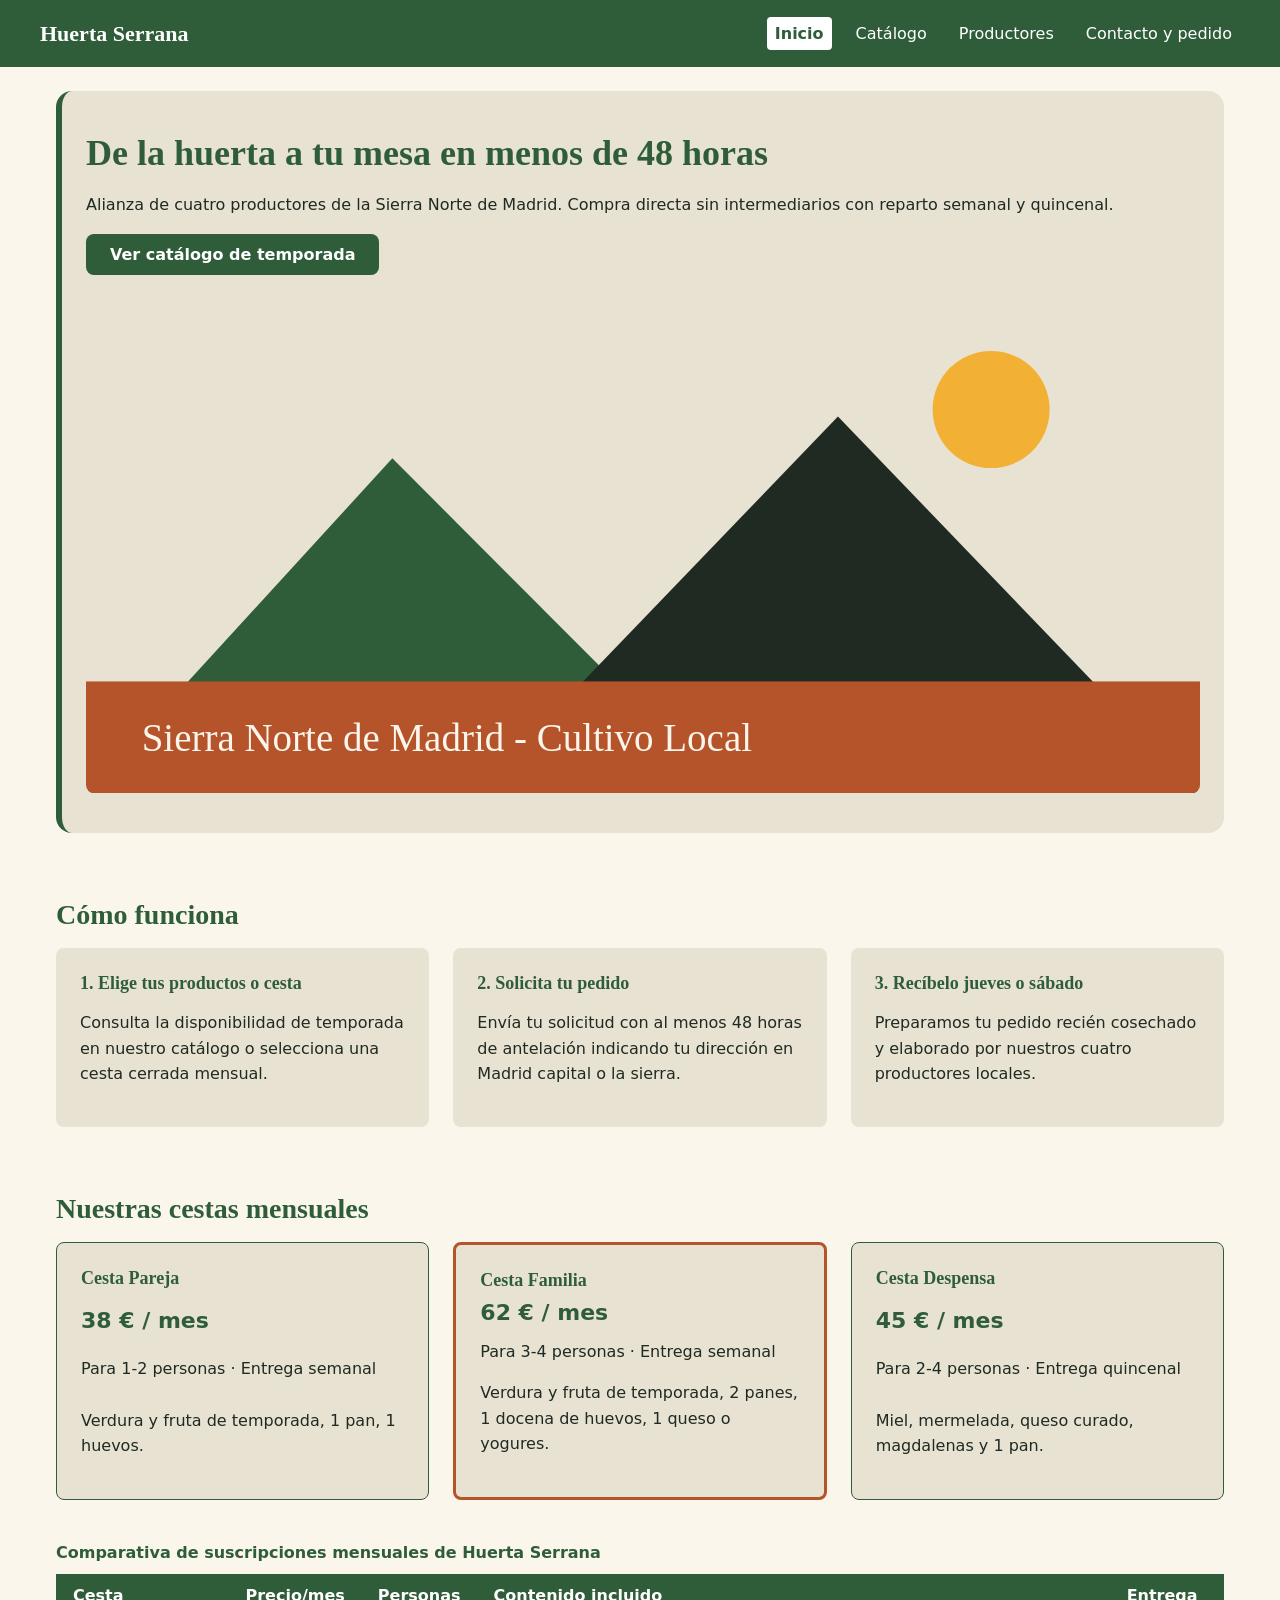
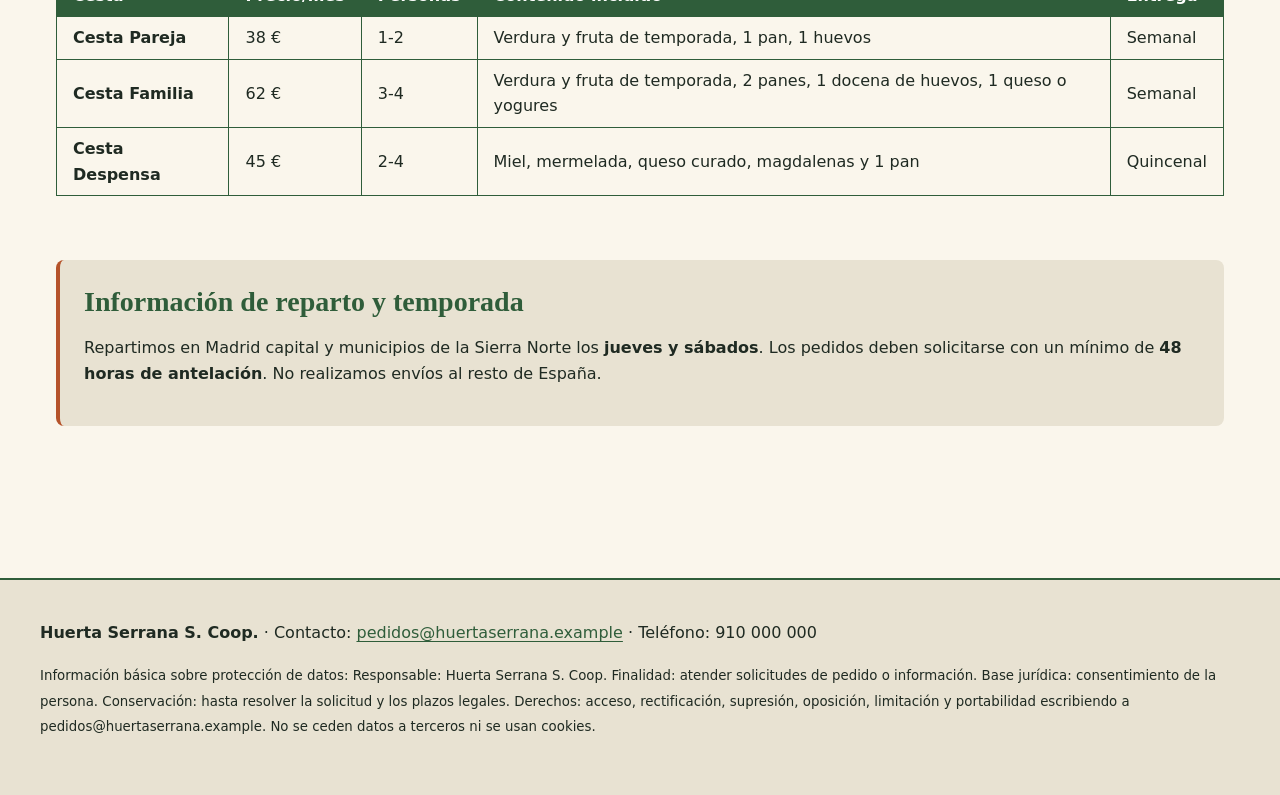
<file: index.html>
<!DOCTYPE html>
<html lang="es">
<head>
  <meta charset="UTF-8">
  <meta name="viewport" content="width=device-width, initial-scale=1.0">
  <title>Huerta Serrana | Productos locales de la Sierra Norte de Madrid</title>
  <link rel="stylesheet" href="css/tokens.css">
  <link rel="stylesheet" href="css/base.css">
  <link rel="stylesheet" href="css/layout.css">
  <link rel="stylesheet" href="css/components.css">
</head>
<body>
  <a href="#contenido-principal" class="skip-link">Saltar al contenido</a>

  <header class="cabecera">
    <div class="cabecera__contenedor">
      <a href="index.html" class="cabecera__marca">Huerta Serrana</a>
      <nav class="navegacion" aria-label="Navegación principal">
        <details class="navegacion__menu" open>
          <summary class="navegacion__boton">Menú</summary>
          <ul class="navegacion__lista">
            <li><a href="index.html" aria-current="page">Inicio</a></li>
            <li><a href="catalogo.html">Catálogo</a></li>
            <li><a href="productores.html">Productores</a></li>
            <li><a href="contacto.html">Contacto y pedido</a></li>
          </ul>
        </details>
      </nav>
    </div>
  </header>

  <main id="contenido-principal">
    <section class="portada">
      <h1>De la huerta a tu mesa en menos de 48 horas</h1>
      <p>Alianza de cuatro productores de la Sierra Norte de Madrid. Compra directa sin intermediarios con reparto semanal y quincenal.</p>
      <a href="catalogo.html" class="boton boton--primario">Ver catálogo de temporada</a>
      <img src="img/portada-huerta.svg" alt="Paisaje ilustrado de las montañas de la Sierra Norte de Madrid al sol" width="100%" height="360">
    </section>

    <section class="pasos" aria-labelledby="titulo-pasos">
      <h2 id="titulo-pasos">Cómo funciona</h2>
      <ol class="pasos__lista">
        <li class="pasos__item">
          <h3>1. Elige tus productos o cesta</h3>
          <p>Consulta la disponibilidad de temporada en nuestro catálogo o selecciona una cesta cerrada mensual.</p>
        </li>
        <li class="pasos__item">
          <h3>2. Solicita tu pedido</h3>
          <p>Envía tu solicitud con al menos 48 horas de antelación indicando tu dirección en Madrid capital o la sierra.</p>
        </li>
        <li class="pasos__item">
          <h3>3. Recíbelo jueves o sábado</h3>
          <p>Preparamos tu pedido recién cosechado y elaborado por nuestros cuatro productores locales.</p>
        </li>
      </ol>
    </section>

    <section class="cestas" aria-labelledby="titulo-cestas">
      <h2 id="titulo-cestas">Nuestras cestas mensuales</h2>
      
      <div class="rejilla rejilla--3">
        <article class="tarjeta">
          <h3 class="tarjeta__titulo">Cesta Pareja</h3>
          <p class="tarjeta__precio">38 € / mes</p>
          <p>Para 1-2 personas · Entrega semanal</p>
          <p>Verdura y fruta de temporada, 1 pan, 1 huevos.</p>
        </article>

        <article class="tarjeta tarjeta--destacada">
          <h3 class="tarjeta__titulo">Cesta Familia</h3>
          <p class="tarjeta__precio">62 € / mes</p>
          <p>Para 3-4 personas · Entrega semanal</p>
          <p>Verdura y fruta de temporada, 2 panes, 1 docena de huevos, 1 queso o yogures.</p>
        </article>

        <article class="tarjeta">
          <h3 class="tarjeta__titulo">Cesta Despensa</h3>
          <p class="tarjeta__precio">45 € / mes</p>
          <p>Para 2-4 personas · Entrega quincenal</p>
          <p>Miel, mermelada, queso curado, magdalenas y 1 pan.</p>
        </article>
      </div>

      <div class="tabla-contenedor">
        <table class="tabla">
          <caption>Comparativa de suscripciones mensuales de Huerta Serrana</caption>
          <thead>
            <tr>
              <th scope="col">Cesta</th>
              <th scope="col">Precio/mes</th>
              <th scope="col">Personas</th>
              <th scope="col">Contenido incluido</th>
              <th scope="col">Entrega</th>
            </tr>
          </thead>
          <tbody>
            <tr>
              <th scope="row">Cesta Pareja</th>
              <td>38 €</td>
              <td>1-2</td>
              <td>Verdura y fruta de temporada, 1 pan, 1 huevos</td>
              <td>Semanal</td>
            </tr>
            <tr>
              <th scope="row">Cesta Familia</th>
              <td>62 €</td>
              <td>3-4</td>
              <td>Verdura y fruta de temporada, 2 panes, 1 docena de huevos, 1 queso o yogures</td>
              <td>Semanal</td>
            </tr>
            <tr>
              <th scope="row">Cesta Despensa</th>
              <td>45 €</td>
              <td>2-4</td>
              <td>Miel, mermelada, queso curado, magdalenas y 1 pan</td>
              <td>Quincenal</td>
            </tr>
          </tbody>
        </table>
      </div>
    </section>

    <section class="aviso" aria-labelledby="titulo-aviso">
      <h2 id="titulo-aviso">Información de reparto y temporada</h2>
      <p>Repartimos en Madrid capital y municipios de la Sierra Norte los <strong>jueves y sábados</strong>. Los pedidos deben solicitarse con un mínimo de <strong>48 horas de antelación</strong>. No realizamos envíos al resto de España.</p>
    </section>
  </main>

  <footer class="pie">
    <div class="pie__contenedor">
      <p><strong>Huerta Serrana S. Coop.</strong> · Contacto: <a href="mailto:pedidos@huertaserrana.example">pedidos@huertaserrana.example</a> · Teléfono: 910 000 000</p>
      <p><small>Información básica sobre protección de datos: Responsable: Huerta Serrana S. Coop. Finalidad: atender solicitudes de pedido o información. Base jurídica: consentimiento de la persona. Conservación: hasta resolver la solicitud y los plazos legales. Derechos: acceso, rectificación, supresión, oposición, limitación y portabilidad escribiendo a pedidos@huertaserrana.example. No se ceden datos a terceros ni se usan cookies.</small></p>
    </div>
  </footer>
</body>
</html>
</file>
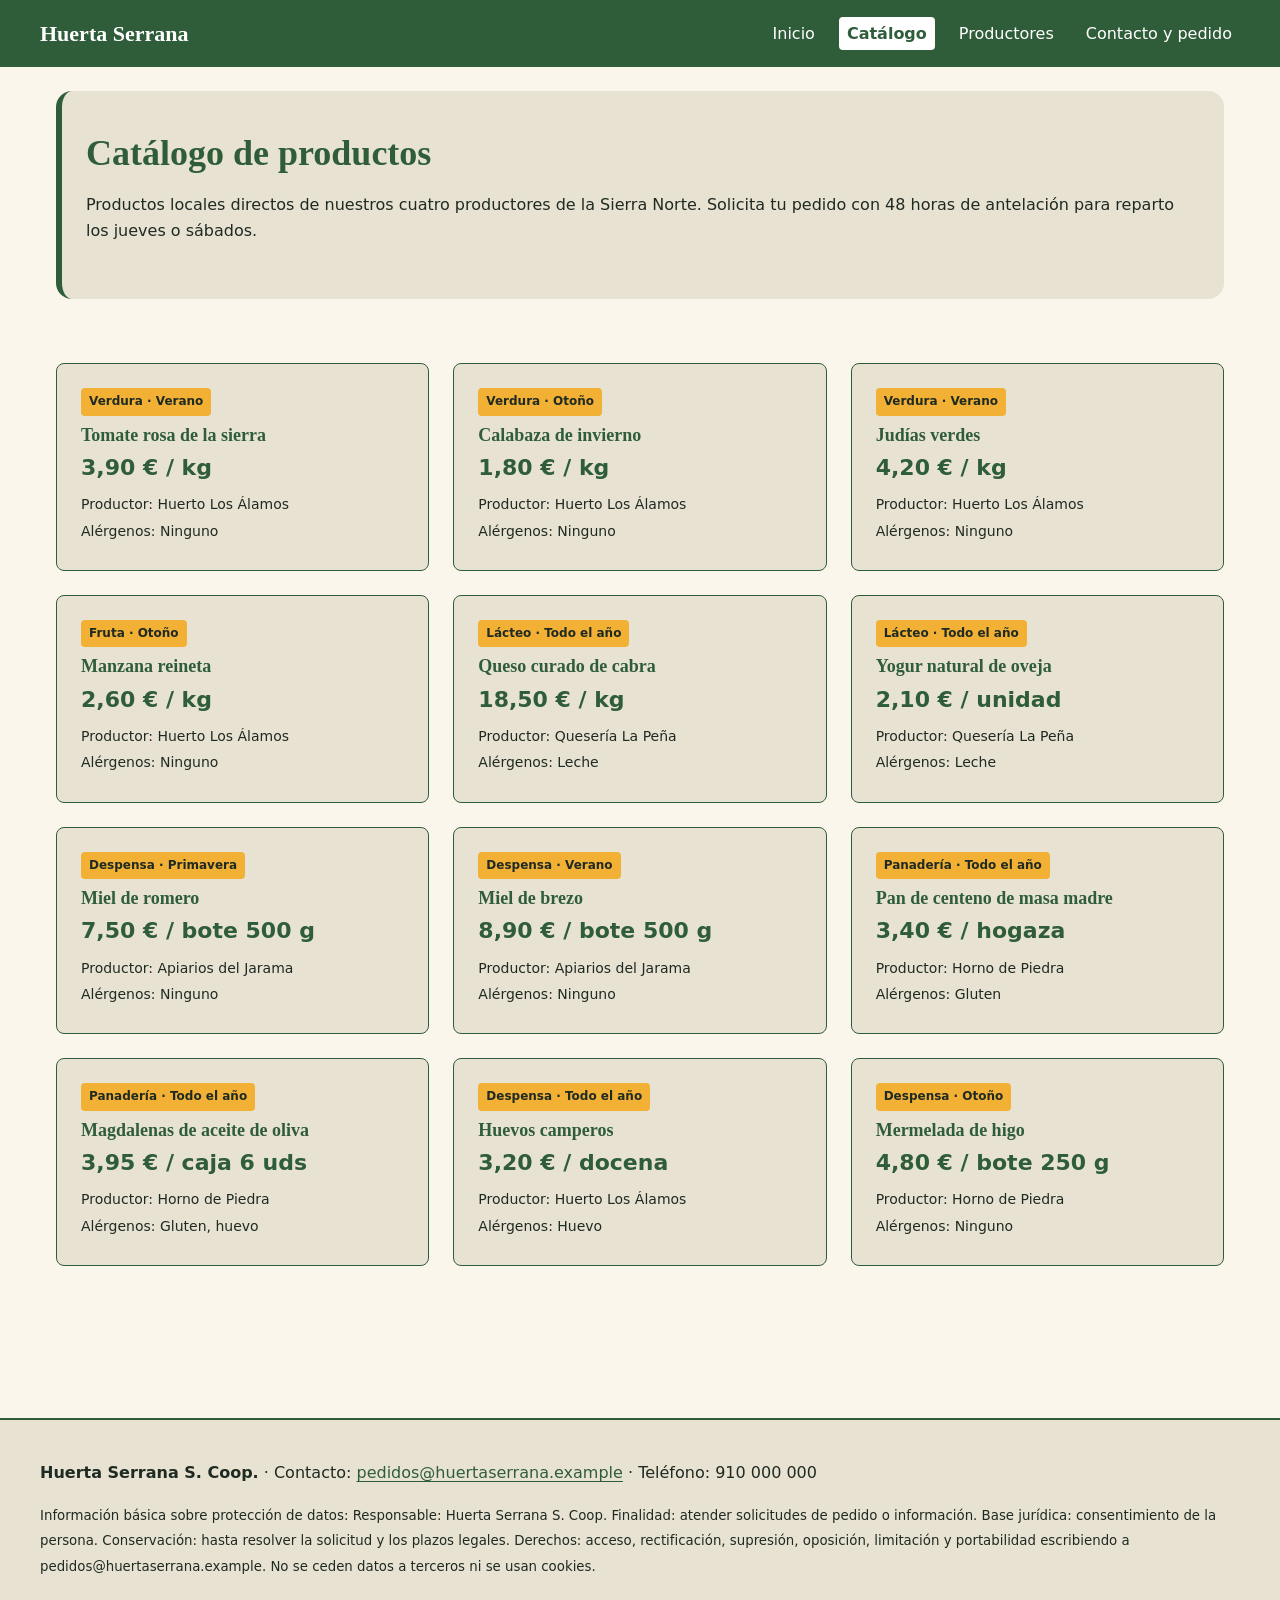
<file: catalogo.html>
<!DOCTYPE html>
<html lang="es">
<head>
  <meta charset="UTF-8">
  <meta name="viewport" content="width=device-width, initial-scale=1.0">
  <title>Catálogo de productos | Huerta Serrana</title>
  <link rel="stylesheet" href="css/tokens.css">
  <link rel="stylesheet" href="css/base.css">
  <link rel="stylesheet" href="css/layout.css">
  <link rel="stylesheet" href="css/components.css">
</head>
<body>
  <a href="#contenido-principal" class="skip-link">Saltar al contenido</a>

  <header class="cabecera">
    <div class="cabecera__contenedor">
      <a href="index.html" class="cabecera__marca">Huerta Serrana</a>
      <nav class="navegacion" aria-label="Navegación principal">
        <details class="navegacion__menu" open>
          <summary class="navegacion__boton">Menú</summary>
          <ul class="navegacion__lista">
            <li><a href="index.html">Inicio</a></li>
            <li><a href="catalogo.html" aria-current="page">Catálogo</a></li>
            <li><a href="productores.html">Productores</a></li>
            <li><a href="contacto.html">Contacto y pedido</a></li>
          </ul>
        </details>
      </nav>
    </div>
  </header>

  <main id="contenido-principal">
    <section class="cabecera-pagina">
      <h1>Catálogo de productos</h1>
      <p>Productos locales directos de nuestros cuatro productores de la Sierra Norte. Solicita tu pedido con 48 horas de antelación para reparto los jueves o sábados.</p>
    </section>

    <section class="catalogo" aria-labelledby="titulo-productos">
      <h2 id="titulo-productos" class="visually-hidden">Listado de productos disponibles</h2>
      <div class="rejilla rejilla--3">
        <article class="tarjeta">
          <span class="tarjeta__etiqueta">Verdura · Verano</span>
          <h3 class="tarjeta__titulo">Tomate rosa de la sierra</h3>
          <p class="tarjeta__precio">3,90 € / kg</p>
          <p class="tarjeta__meta">Productor: Huerto Los Álamos</p>
          <p class="tarjeta__alergenos">Alérgenos: Ninguno</p>
        </article>

        <article class="tarjeta">
          <span class="tarjeta__etiqueta">Verdura · Otoño</span>
          <h3 class="tarjeta__titulo">Calabaza de invierno</h3>
          <p class="tarjeta__precio">1,80 € / kg</p>
          <p class="tarjeta__meta">Productor: Huerto Los Álamos</p>
          <p class="tarjeta__alergenos">Alérgenos: Ninguno</p>
        </article>

        <article class="tarjeta">
          <span class="tarjeta__etiqueta">Verdura · Verano</span>
          <h3 class="tarjeta__titulo">Judías verdes</h3>
          <p class="tarjeta__precio">4,20 € / kg</p>
          <p class="tarjeta__meta">Productor: Huerto Los Álamos</p>
          <p class="tarjeta__alergenos">Alérgenos: Ninguno</p>
        </article>

        <article class="tarjeta">
          <span class="tarjeta__etiqueta">Fruta · Otoño</span>
          <h3 class="tarjeta__titulo">Manzana reineta</h3>
          <p class="tarjeta__precio">2,60 € / kg</p>
          <p class="tarjeta__meta">Productor: Huerto Los Álamos</p>
          <p class="tarjeta__alergenos">Alérgenos: Ninguno</p>
        </article>

        <article class="tarjeta">
          <span class="tarjeta__etiqueta">Lácteo · Todo el año</span>
          <h3 class="tarjeta__titulo">Queso curado de cabra</h3>
          <p class="tarjeta__precio">18,50 € / kg</p>
          <p class="tarjeta__meta">Productor: Quesería La Peña</p>
          <p class="tarjeta__alergenos">Alérgenos: Leche</p>
        </article>

        <article class="tarjeta">
          <span class="tarjeta__etiqueta">Lácteo · Todo el año</span>
          <h3 class="tarjeta__titulo">Yogur natural de oveja</h3>
          <p class="tarjeta__precio">2,10 € / unidad</p>
          <p class="tarjeta__meta">Productor: Quesería La Peña</p>
          <p class="tarjeta__alergenos">Alérgenos: Leche</p>
        </article>

        <article class="tarjeta">
          <span class="tarjeta__etiqueta">Despensa · Primavera</span>
          <h3 class="tarjeta__titulo">Miel de romero</h3>
          <p class="tarjeta__precio">7,50 € / bote 500 g</p>
          <p class="tarjeta__meta">Productor: Apiarios del Jarama</p>
          <p class="tarjeta__alergenos">Alérgenos: Ninguno</p>
        </article>

        <article class="tarjeta">
          <span class="tarjeta__etiqueta">Despensa · Verano</span>
          <h3 class="tarjeta__titulo">Miel de brezo</h3>
          <p class="tarjeta__precio">8,90 € / bote 500 g</p>
          <p class="tarjeta__meta">Productor: Apiarios del Jarama</p>
          <p class="tarjeta__alergenos">Alérgenos: Ninguno</p>
        </article>

        <article class="tarjeta">
          <span class="tarjeta__etiqueta">Panadería · Todo el año</span>
          <h3 class="tarjeta__titulo">Pan de centeno de masa madre</h3>
          <p class="tarjeta__precio">3,40 € / hogaza</p>
          <p class="tarjeta__meta">Productor: Horno de Piedra</p>
          <p class="tarjeta__alergenos">Alérgenos: Gluten</p>
        </article>

        <article class="tarjeta">
          <span class="tarjeta__etiqueta">Panadería · Todo el año</span>
          <h3 class="tarjeta__titulo">Magdalenas de aceite de oliva</h3>
          <p class="tarjeta__precio">3,95 € / caja 6 uds</p>
          <p class="tarjeta__meta">Productor: Horno de Piedra</p>
          <p class="tarjeta__alergenos">Alérgenos: Gluten, huevo</p>
        </article>

        <article class="tarjeta">
          <span class="tarjeta__etiqueta">Despensa · Todo el año</span>
          <h3 class="tarjeta__titulo">Huevos camperos</h3>
          <p class="tarjeta__precio">3,20 € / docena</p>
          <p class="tarjeta__meta">Productor: Huerto Los Álamos</p>
          <p class="tarjeta__alergenos">Alérgenos: Huevo</p>
        </article>

        <article class="tarjeta">
          <span class="tarjeta__etiqueta">Despensa · Otoño</span>
          <h3 class="tarjeta__titulo">Mermelada de higo</h3>
          <p class="tarjeta__precio">4,80 € / bote 250 g</p>
          <p class="tarjeta__meta">Productor: Horno de Piedra</p>
          <p class="tarjeta__alergenos">Alérgenos: Ninguno</p>
        </article>
      </div>
    </section>
  </main>

  <footer class="pie">
    <div class="pie__contenedor">
      <p><strong>Huerta Serrana S. Coop.</strong> · Contacto: <a href="mailto:pedidos@huertaserrana.example">pedidos@huertaserrana.example</a> · Teléfono: 910 000 000</p>
      <p><small>Información básica sobre protección de datos: Responsable: Huerta Serrana S. Coop. Finalidad: atender solicitudes de pedido o información. Base jurídica: consentimiento de la persona. Conservación: hasta resolver la solicitud y los plazos legales. Derechos: acceso, rectificación, supresión, oposición, limitación y portabilidad escribiendo a pedidos@huertaserrana.example. No se ceden datos a terceros ni se usan cookies.</small></p>
    </div>
  </footer>
</body>
</html>
</file>
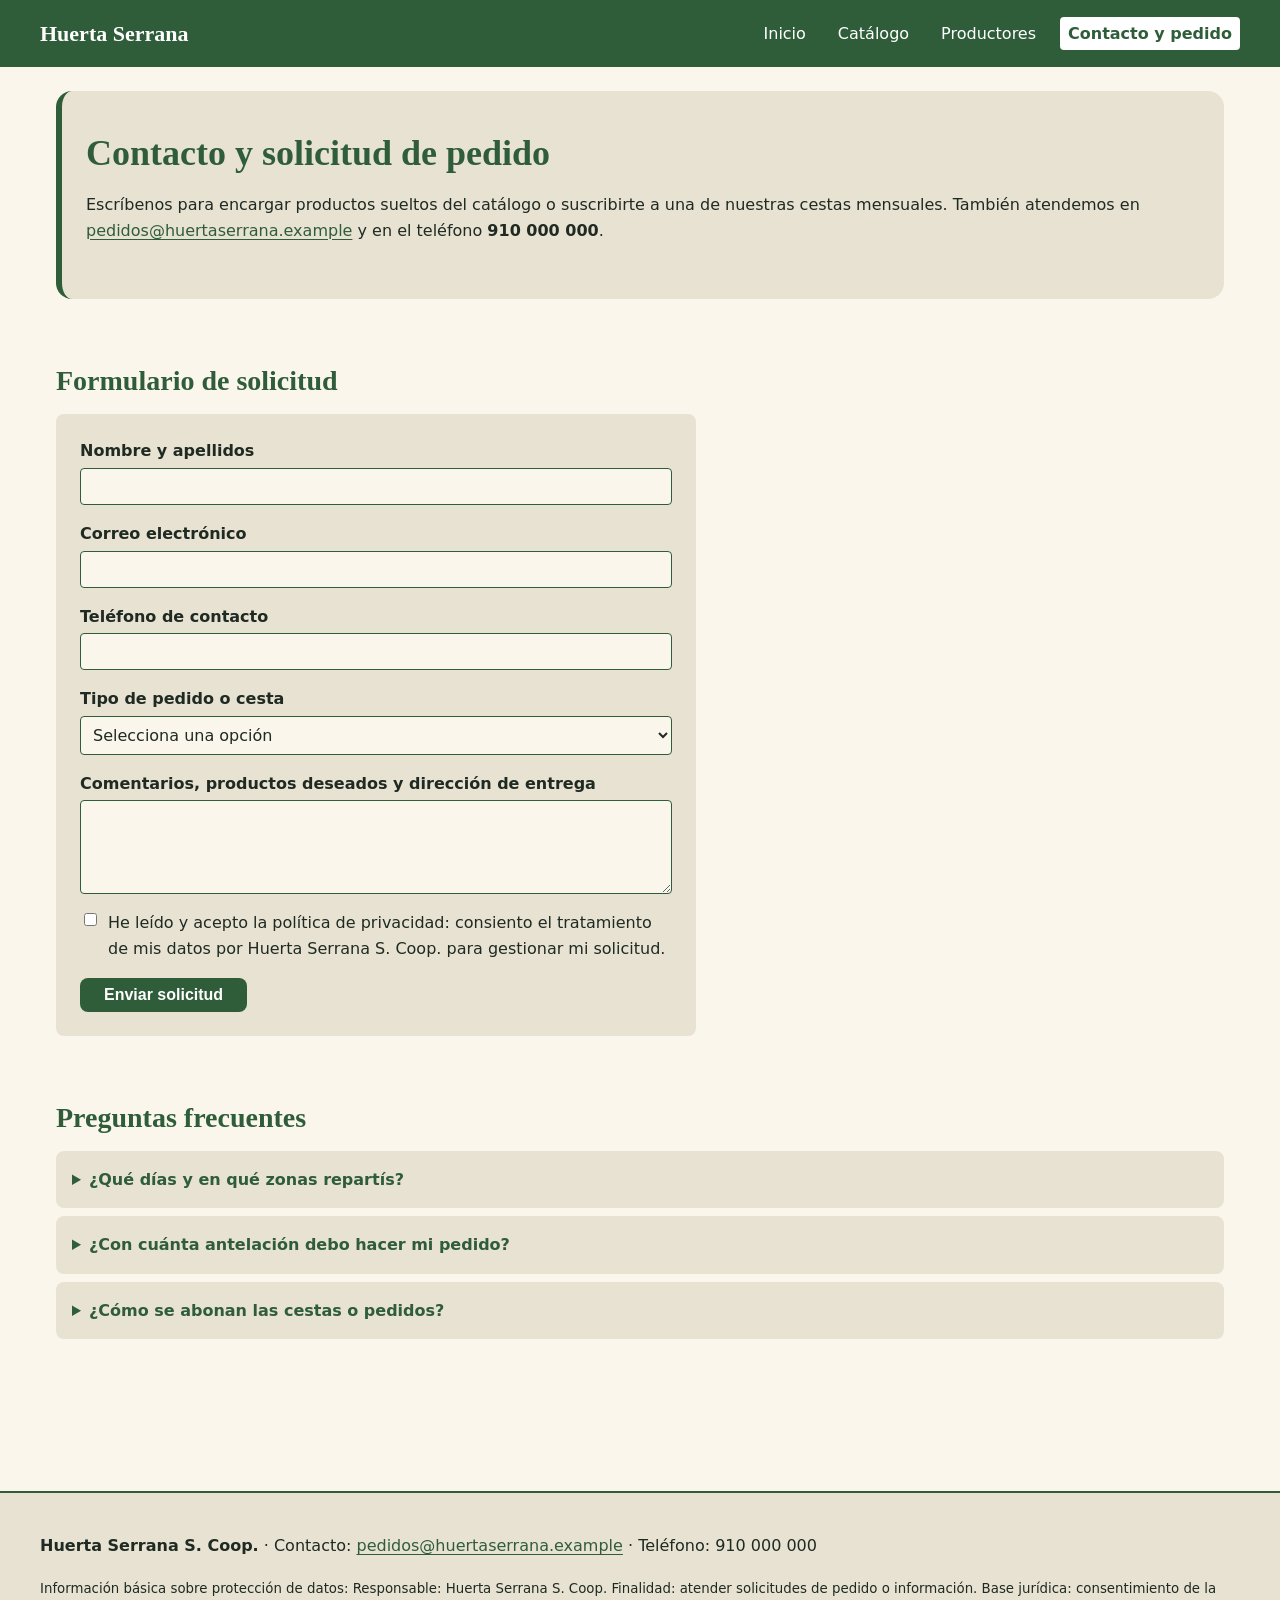
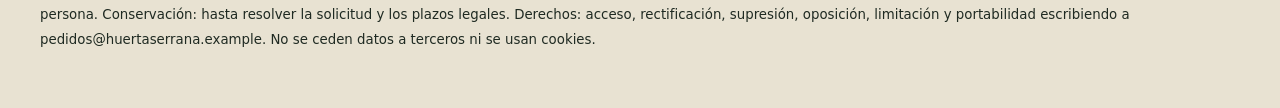
<file: contacto.html>
<!DOCTYPE html>
<html lang="es">
<head>
  <meta charset="UTF-8">
  <meta name="viewport" content="width=device-width, initial-scale=1.0">
  <title>Contacto y pedido | Huerta Serrana</title>
  <link rel="stylesheet" href="css/tokens.css">
  <link rel="stylesheet" href="css/base.css">
  <link rel="stylesheet" href="css/layout.css">
  <link rel="stylesheet" href="css/components.css">
</head>
<body>
  <a href="#contenido-principal" class="skip-link">Saltar al contenido</a>

  <header class="cabecera">
    <div class="cabecera__contenedor">
      <a href="index.html" class="cabecera__marca">Huerta Serrana</a>
      <nav class="navegacion" aria-label="Navegación principal">
        <details class="navegacion__menu" open>
          <summary class="navegacion__boton">Menú</summary>
          <ul class="navegacion__lista">
            <li><a href="index.html">Inicio</a></li>
            <li><a href="catalogo.html">Catálogo</a></li>
            <li><a href="productores.html">Productores</a></li>
            <li><a href="contacto.html" aria-current="page">Contacto y pedido</a></li>
          </ul>
        </details>
      </nav>
    </div>
  </header>

  <main id="contenido-principal">
    <section class="cabecera-pagina">
      <h1>Contacto y solicitud de pedido</h1>
      <p>Escríbenos para encargar productos sueltos del catálogo o suscribirte a una de nuestras cestas mensuales. También atendemos en <a href="mailto:pedidos@huertaserrana.example">pedidos@huertaserrana.example</a> y en el teléfono <strong>910 000 000</strong>.</p>
    </section>

    <section class="formulario-seccion" aria-labelledby="titulo-formulario">
      <h2 id="titulo-formulario">Formulario de solicitud</h2>
      <form class="formulario" action="#" method="post">
        <div class="formulario__grupo">
          <label class="formulario__etiqueta" for="nombre">Nombre y apellidos</label>
          <input class="formulario__campo" type="text" id="nombre" name="nombre" required autocomplete="name">
        </div>

        <div class="formulario__grupo">
          <label class="formulario__etiqueta" for="email">Correo electrónico</label>
          <input class="formulario__campo" type="email" id="email" name="email" required autocomplete="email">
        </div>

        <div class="formulario__grupo">
          <label class="formulario__etiqueta" for="telefono">Teléfono de contacto</label>
          <input class="formulario__campo" type="tel" id="telefono" name="telefono" required autocomplete="tel">
        </div>

        <div class="formulario__grupo">
          <label class="formulario__etiqueta" for="cesta">Tipo de pedido o cesta</label>
          <select class="formulario__campo" id="cesta" name="cesta" required>
            <option value="">Selecciona una opción</option>
            <option value="cesta-pareja">Cesta Pareja (38 €/mes · Semanal)</option>
            <option value="cesta-familia">Cesta Familia (62 €/mes · Semanal)</option>
            <option value="cesta-despensa">Cesta Despensa (45 €/mes · Quincenal)</option>
            <option value="pedido-suelto">Pedido de productos sueltos del catálogo</option>
          </select>
        </div>

        <div class="formulario__grupo">
          <label class="formulario__etiqueta" for="comentarios">Comentarios, productos deseados y dirección de entrega</label>
          <textarea class="formulario__campo" id="comentarios" name="comentarios" rows="4" required></textarea>
        </div>

        <div class="formulario__grupo formulario__grupo--check">
          <input type="checkbox" id="rgpd" name="rgpd" required>
          <label for="rgpd">He leído y acepto la política de privacidad: consiento el tratamiento de mis datos por Huerta Serrana S. Coop. para gestionar mi solicitud.</label>
        </div>

        <button type="submit" class="boton boton--primario">Enviar solicitud</button>
      </form>
    </section>

    <section class="faq" aria-labelledby="titulo-faq">
      <h2 id="titulo-faq">Preguntas frecuentes</h2>
      <details class="faq__item">
        <summary class="faq__pregunta">¿Qué días y en qué zonas repartís?</summary>
        <p class="faq__respuesta">Repartimos únicamente en Madrid capital y municipios de la Sierra Norte de Madrid los jueves y los sábados. No realizamos envíos al resto de España.</p>
      </details>
      <details class="faq__item">
        <summary class="faq__pregunta">¿Con cuánta antelación debo hacer mi pedido?</summary>
        <p class="faq__respuesta">Todos los pedidos deben solicitarse con un mínimo de 48 horas de antelación para recolectar y elaborar los productos frescos bajo demanda.</p>
      </details>
      <details class="faq__item">
        <summary class="faq__pregunta">¿Cómo se abonan las cestas o pedidos?</summary>
        <p class="faq__respuesta">Tras recibir tu solicitud por este formulario, te confirmamos la disponibilidad y el importe total por correo o teléfono antes de la entrega.</p>
      </details>
    </section>
  </main>

  <footer class="pie">
    <div class="pie__contenedor">
      <p><strong>Huerta Serrana S. Coop.</strong> · Contacto: <a href="mailto:pedidos@huertaserrana.example">pedidos@huertaserrana.example</a> · Teléfono: 910 000 000</p>
      <p><small>Información básica sobre protección de datos: Responsable: Huerta Serrana S. Coop. Finalidad: atender solicitudes de pedido o información. Base jurídica: consentimiento de la persona. Conservación: hasta resolver la solicitud y los plazos legales. Derechos: acceso, rectificación, supresión, oposición, limitación y portabilidad escribiendo a pedidos@huertaserrana.example. No se ceden datos a terceros ni se usan cookies.</small></p>
    </div>
  </footer>
</body>
</html>
</file>
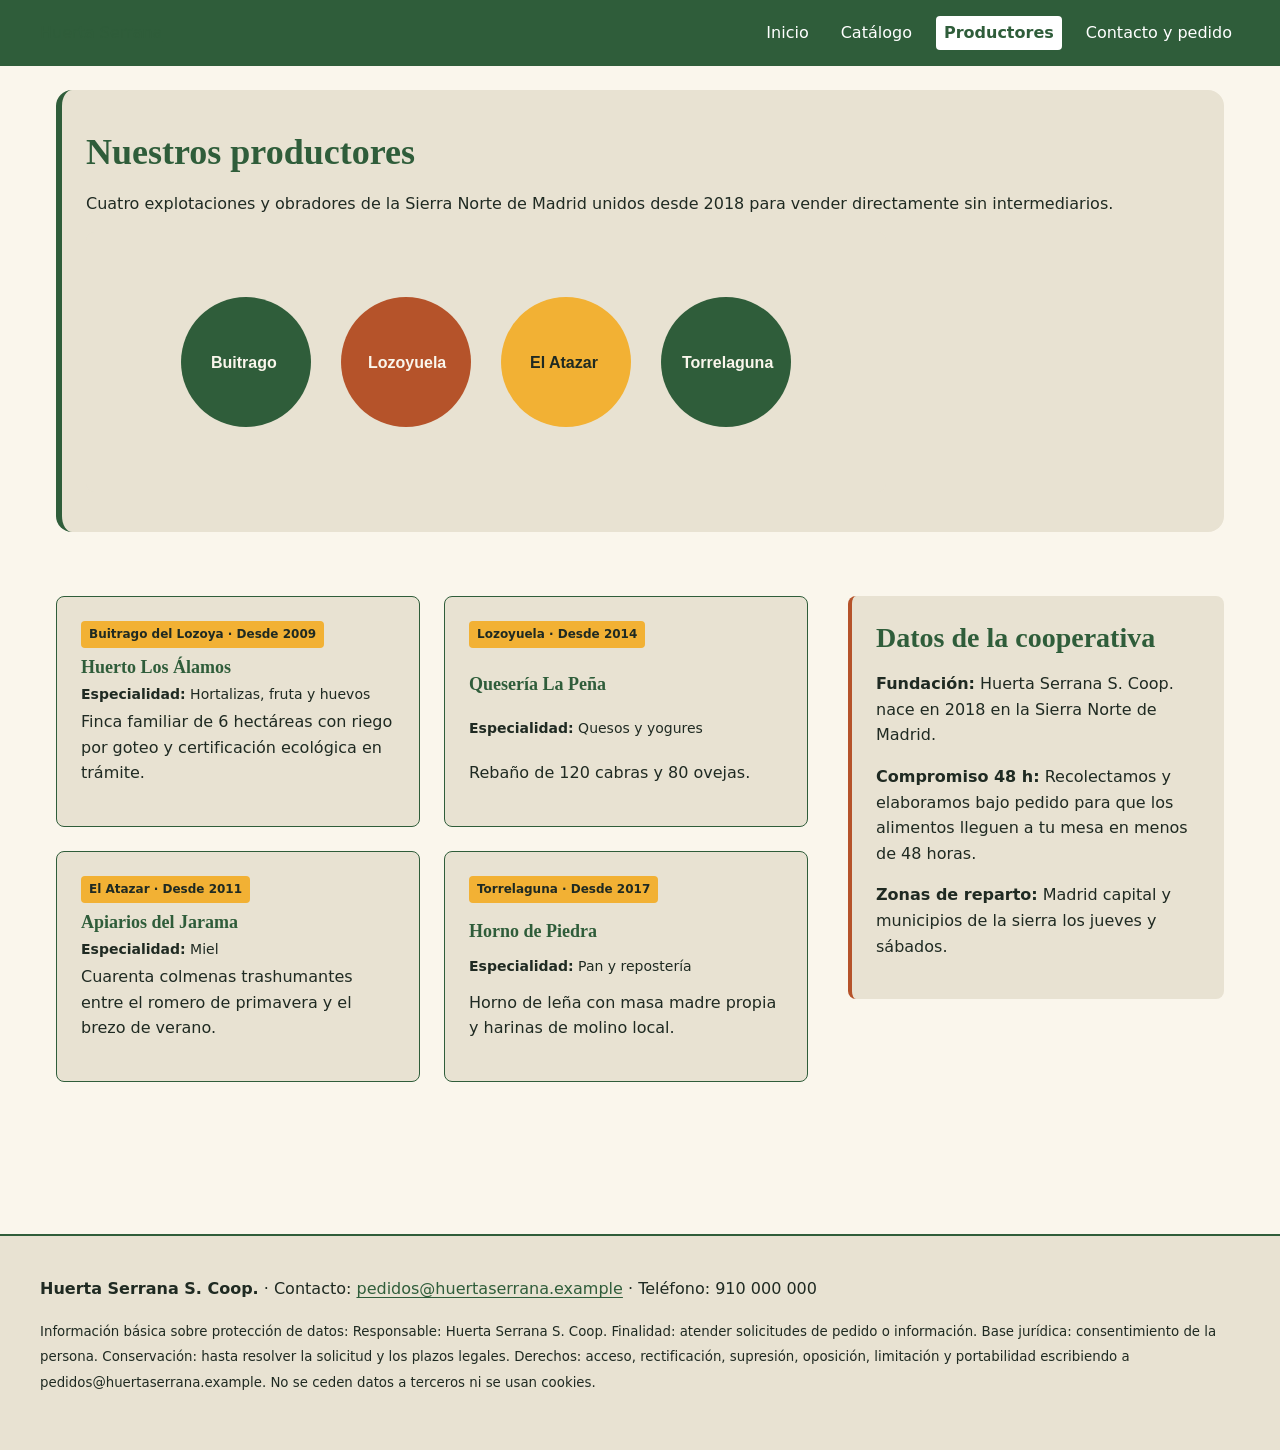
<file: productores.html>
<!DOCTYPE html>
<html lang="es">
<head>
  <meta charset="UTF-8">
  <meta name="viewport" content="width=device-width, initial-scale=1.0">
  <title>Nuestros productores | Huerta Serrana</title>
  <link rel="stylesheet" href="css/tokens.css">
  <link rel="stylesheet" href="css/base.css">
  <link rel="stylesheet" href="css/layout.css">
  <link rel="stylesheet" href="css/components.css">
</head>
<body>
  <a href="#contenido-principal" class="skip-link">Saltar al contenido</a>

<header class="cabecera">
  <div class="cabecera__contenedor">
    <a href="index.html" class="cabecera__logo">Huerta Serrana</a>
    <nav class="navegacion" aria-label="Navegación principal">
      <details class="navegacion__menu" open>
        <summary class="navegacion__boton">Menú</summary>
        <ul class="navegacion__lista">
          <li><a href="index.html" class="navegacion__enlace">Inicio</a></li>
          <li><a href="catalogo.html" class="navegacion__enlace">Catálogo</a></li>
          <li><a href="productores.html" class="navegacion__enlace" aria-current="page">Productores</a></li>
          <li><a href="contacto.html" class="navegacion__enlace">Contacto y pedido</a></li>
        </ul>
      </details>
    </nav>
  </div>
</header>

  <main id="contenido-principal">
    <section class="cabecera-pagina">
      <h1>Nuestros productores</h1>
      <p>Cuatro explotaciones y obradores de la Sierra Norte de Madrid unidos desde 2018 para vender directamente sin intermediarios.</p>
      <img src="img/sierra-norte.svg" alt="Mapa esquemático de los cuatro municipios productores: Buitrago, Lozoyuela, El Atazar y Torrelaguna" width="800" height="260">
    </section>


    <div class="layout-productores">
      <section class="productores" aria-labelledby="titulo-productores">
        <h2 id="titulo-productores" class="visually-hidden">Fichas de productores locales</h2>
        <div class="rejilla rejilla--2">
          <article class="tarjeta">
            <span class="tarjeta__etiqueta">Buitrago del Lozoya · Desde 2009</span>
            <h3 class="tarjeta__titulo">Huerto Los Álamos</h3>
            <p class="tarjeta__meta"><strong>Especialidad:</strong> Hortalizas, fruta y huevos</p>
            <p>Finca familiar de 6 hectáreas con riego por goteo y certificación ecológica en trámite.</p>
          </article>

          <article class="tarjeta">
            <span class="tarjeta__etiqueta">Lozoyuela · Desde 2014</span>
            <h3 class="tarjeta__titulo">Quesería La Peña</h3>
            <p class="tarjeta__meta"><strong>Especialidad:</strong> Quesos y yogures</p>
            <p>Rebaño de 120 cabras y 80 ovejas.</p>
          </article>

          <article class="tarjeta">
            <span class="tarjeta__etiqueta">El Atazar · Desde 2011</span>
            <h3 class="tarjeta__titulo">Apiarios del Jarama</h3>
            <p class="tarjeta__meta"><strong>Especialidad:</strong> Miel</p>
            <p>Cuarenta colmenas trashumantes entre el romero de primavera y el brezo de verano.</p>
          </article>

          <article class="tarjeta">
            <span class="tarjeta__etiqueta">Torrelaguna · Desde 2017</span>
            <h3 class="tarjeta__titulo">Horno de Piedra</h3>
            <p class="tarjeta__meta"><strong>Especialidad:</strong> Pan y repostería</p>
            <p>Horno de leña con masa madre propia y harinas de molino local.</p>
          </article>
        </div>
      </section>

      <aside class="info-lateral" aria-labelledby="titulo-aside">
        <h2 id="titulo-aside">Datos de la cooperativa</h2>
        <p><strong>Fundación:</strong> Huerta Serrana S. Coop. nace en 2018 en la Sierra Norte de Madrid.</p>
        <p><strong>Compromiso 48 h:</strong> Recolectamos y elaboramos bajo pedido para que los alimentos lleguen a tu mesa en menos de 48 horas.</p>
        <p><strong>Zonas de reparto:</strong> Madrid capital y municipios de la sierra los jueves y sábados.</p>
      </aside>
    </div>
  </main>

  <footer class="pie">
    <div class="pie__contenedor">
      <p><strong>Huerta Serrana S. Coop.</strong> · Contacto: <a href="mailto:pedidos@huertaserrana.example">pedidos@huertaserrana.example</a> · Teléfono: 910 000 000</p>
      <p><small>Información básica sobre protección de datos: Responsable: Huerta Serrana S. Coop. Finalidad: atender solicitudes de pedido o información. Base jurídica: consentimiento de la persona. Conservación: hasta resolver la solicitud y los plazos legales. Derechos: acceso, rectificación, supresión, oposición, limitación y portabilidad escribiendo a pedidos@huertaserrana.example. No se ceden datos a terceros ni se usan cookies.</small></p>
    </div>
  </footer>
</body>
</html>
</file>
<file: css/tokens.css>
:root {
  /* Paleta de marca - Anexo C */
  --color-primario: #2F5D3A;    /* Verde sierra: cabecera, botones, enlaces */
  --color-fondo: #FAF6EC;       /* Crema: fondo de página */
  --color-acento: #B5532A;      /* Tierra: llamadas a la acción secundarias */
  --color-texto: #1F2A22;       /* Tinta: texto principal */
  --color-superficie: #E8E2D2;  /* Arena: tarjetas y separadores */
  --color-destacado: #F2B134;   /* Miel: solo decorativo o con texto Tinta encima */
  --color-apagado: #8A8F86;     /* Gris musgo: NO apto para texto pequeño */
  --color-blanco: #FFFFFF;

  /* Tipografía del sistema - Anexo C */
  --font-sans: system-ui, -apple-system, BlinkMacSystemFont, "Segoe UI", Roboto, sans-serif;
  --font-serif: Georgia, "Times New Roman", serif;

  /* Escala tipográfica fluida / rem */
  --text-xs: 0.75rem;
  --text-sm: 0.875rem;
  --text-base: 1rem;
  --text-lg: 1.125rem;
  --text-xl: 1.375rem;
  --text-2xl: 1.75rem;
  --text-3xl: 2.25rem;

  /* Escala de espaciado */
  --space-xs: 0.25rem;
  --space-sm: 0.5rem;
  --space-md: 1rem;
  --space-lg: 1.5rem;
  --space-xl: 2.5rem;
  --space-2xl: 4rem;

  /* Radios y bordes */
  --radius-sm: 0.25rem;
  --radius-md: 0.5rem;
  --radius-lg: 1rem;
  --ancho-max: 75rem;
}
</file>
<file: css/base.css>
/* Reset y base del documento */
*,
*::before,
*::after {
  box-sizing: border-box;
}

html {
  font-size: 100%;
  scroll-behavior: smooth;
}

@media (prefers-reduced-motion: reduce) {
  html {
    scroll-behavior: auto;
  }

  *,
  *::before,
  *::after {
    animation-duration: 0.01ms !important;
    transition-duration: 0.01ms !important;
  }
}

/* Soporte opcional modo oscuro (RF10) manteniendo contraste AA */
@media (prefers-color-scheme: dark) {
  :root {
    --color-fondo: #161D18;
    --color-texto: #F4F1EA;
    --color-superficie: #232E26;
    --color-primario: #4C8C5C;
  }
}

body {
  margin: 0;
  font-family: var(--font-sans);
  font-size: var(--text-base);
  line-height: 1.6;
  color: var(--color-texto);
  background-color: var(--color-fondo);
}

h1,
h2,
h3 {
  font-family: var(--font-serif);
  color: var(--color-primario);
  line-height: 1.25;
  margin-top: 0;
  margin-bottom: var(--space-md);
}

h1 {
  font-size: var(--text-2xl);
}

h2 {
  font-size: var(--text-xl);
}

h3 {
  font-size: var(--text-lg);
}

@media (min-width: 768px) {
  h1 {
    font-size: var(--text-3xl);
  }

  h2 {
    font-size: var(--text-2xl);
  }
}

p {
  margin-top: 0;
  margin-bottom: var(--space-md);
}

a {
  color: var(--color-primario);
  text-underline-offset: 0.2rem;
}

a:hover {
  color: var(--color-acento);
}

/* Foco visible para navegación con teclado (V04) */
a:focus-visible,
button:focus-visible,
summary:focus-visible,
input:focus-visible,
select:focus-visible,
textarea:focus-visible {
  outline: 0.1875rem solid var(--color-acento);
  outline-offset: 0.1875rem;
}

/* Utilidades de accesibilidad */
.skip-link {
  position: absolute;
  left: -9999px;
  top: var(--space-sm);
  background-color: var(--color-primario);
  color: var(--color-blanco);
  padding: var(--space-sm) var(--space-md);
  border-radius: var(--radius-sm);
  font-weight: 700;
  z-index: 100;
}

.skip-link:focus {
  left: var(--space-md);
}

.visually-hidden {
  position: absolute;
  width: 0.0625rem;
  height: 0.0625rem;
  padding: 0;
  margin: -0.0625rem;
  overflow: hidden;
  clip: rect(0, 0, 0, 0);
  white-space: nowrap;
  border: 0;
}

img {
  max-width: 100%;
  height: auto;
  display: block;
  margin-top: var(--space-md);
  border-radius: var(--radius-md);
</file>
<file: css/layout.css>
/* Estructura general y contenedores */
main {
  max-width: var(--ancho-max);
  margin: 0 auto;
  padding: var(--space-lg) var(--space-md);
}

section {
  margin-bottom: var(--space-2xl);
}

/* Cabecera y navegación mobile-first sin JS */
.cabecera {
  background-color: var(--color-primario);
  color: var(--color-blanco);
  padding: var(--space-md);
}

.cabecera__contenedor {
  max-width: var(--ancho-max);
  margin: 0 auto;
  display: flex;
  flex-wrap: wrap;
  align-items: center;
  justify-content: space-between;
  gap: var(--space-md);
}

.cabecera__marca {
  font-family: var(--font-serif);
  font-size: var(--text-xl);
  font-weight: 700;
  color: var(--color-blanco);
  text-decoration: none;
}

.cabecera__marca:hover {
  color: var(--color-destacado);
}

.navegacion__boton {
  list-style: none;
  cursor: pointer;
  background-color: var(--color-acento);
  color: var(--color-blanco);
  padding: var(--space-sm) var(--space-md);
  border-radius: var(--radius-sm);
  font-weight: 600;
}

.navegacion__boton::-webkit-details-marker {
  display: none;
}

.navegacion__lista {
  list-style: none;
  margin: var(--space-md) 0 0;
  padding: 0;
  display: flex;
  flex-direction: column;
  gap: var(--space-sm);
}

.navegacion__lista a {
  display: block;
  color: var(--color-blanco);
  text-decoration: none;
  padding: var(--space-xs) var(--space-sm);
  border-radius: var(--radius-sm);
}

.navegacion__lista a[aria-current="page"] {
  background-color: var(--color-blanco);
  color: var(--color-primario);
  font-weight: 700;
}

@media (min-width: 768px) {
  .navegacion__boton {
    display: none;
  }

  .navegacion__lista {
    display: flex !important;
    flex-direction: row;
    margin-top: 0;
    gap: var(--space-md);
  }
}

/* Rejillas adaptables (CSS Grid) */
.rejilla {
  display: grid;
  grid-template-columns: 1fr;
  gap: var(--space-lg);
}

@media (min-width: 768px) {
  .rejilla--2 {
    grid-template-columns: repeat(2, 1fr);
  }

  .rejilla--3 {
    grid-template-columns: repeat(2, 1fr);
  }

  .layout-productores {
    display: grid;
    grid-template-columns: 2fr 1fr;
    gap: var(--space-xl);
    align-items: start;
  }
}

@media (min-width: 1280px) {
  .rejilla--3 {
    grid-template-columns: repeat(3, 1fr);
  }
}

/* Pie de página */
.pie {
  background-color: var(--color-superficie);
  border-top: 0.125rem solid var(--color-primario);
  padding: var(--space-xl) var(--space-md);
  margin-top: var(--space-2xl);
}

.pie__contenedor {
  max-width: var(--ancho-max);
  margin: 0 auto;
}
</file>
<file: css/components.css>
/* Portada y cabecera de página */
.portada,
.cabecera-pagina {
  background-color: var(--color-superficie);
  padding: var(--space-xl) var(--space-lg);
  border-radius: var(--radius-lg);
  border-left: 0.375rem solid var(--color-primario);
}

/* Botones BEM */
.boton {
  display: inline-block;
  padding: var(--space-sm) var(--space-lg);
  border-radius: var(--radius-md);
  font-weight: 700;
  text-decoration: none;
  border: none;
  cursor: pointer;
  font-size: var(--text-base);
}

.boton--primario {
  background-color: var(--color-primario);
  color: var(--color-blanco);
}

.boton--primario:hover {
  background-color: var(--color-acento);
  color: var(--color-blanco);
}

/* Pasos cómo funciona */
.pasos__lista {
  list-style: none;
  padding: 0;
  margin: 0;
  display: grid;
  grid-template-columns: 1fr;
  gap: var(--space-lg);
}

@media (min-width: 768px) {
  .pasos__lista {
    grid-template-columns: repeat(3, 1fr);
  }
}

.pasos__item {
  background-color: var(--color-superficie);
  padding: var(--space-lg);
  border-radius: var(--radius-md);
}

/* Tarjetas BEM (cestas, productos, productores) */
.tarjeta {
  background-color: var(--color-superficie);
  padding: var(--space-lg);
  border-radius: var(--radius-md);
  border: 0.0625rem solid var(--color-primario);
  display: flex;
  flex-direction: column;
  justify-content: space-between;
}

.tarjeta--destacada {
  border-width: 0.1875rem;
  border-color: var(--color-acento);
}

.tarjeta__etiqueta {
  display: inline-block;
  align-self: flex-start;
  background-color: var(--color-destacado);
  color: var(--color-texto);
  font-size: var(--text-xs);
  font-weight: 700;
  padding: var(--space-xs) var(--space-sm);
  border-radius: var(--radius-sm);
  margin-bottom: var(--space-sm);
}

.tarjeta__titulo {
  margin-bottom: var(--space-xs);
}

.tarjeta__precio {
  font-size: var(--text-xl);
  font-weight: 700;
  color: var(--color-primario);
  margin-bottom: var(--space-sm);
}

.tarjeta__meta,
.tarjeta__alergenos {
  font-size: var(--text-sm);
  margin-bottom: var(--space-xs);
}

/* Tabla comparativa responsive (RF7) */
.tabla-contenedor {
  overflow-x: auto;
  margin-top: var(--space-xl);
}

.tabla {
  width: 100%;
  border-collapse: collapse;
  background-color: var(--color-fondo);
  color: var(--color-texto);
}

.tabla caption {
  font-weight: 700;
  margin-bottom: var(--space-sm);
  text-align: left;
  color: var(--color-primario);
}

.tabla th,
.tabla td {
  padding: var(--space-sm) var(--space-md);
  border: 0.0625rem solid var(--color-primario);
  text-align: left;
}

.tabla thead th {
  background-color: var(--color-primario);
  color: var(--color-blanco);
}

/* Aviso y aside lateral */
.aviso,
.info-lateral {
  background-color: var(--color-superficie);
  padding: var(--space-lg);
  border-radius: var(--radius-md);
  border-left: 0.25rem solid var(--color-acento);
}

/* Formulario accesible (RF5) */
.formulario {
  max-width: 40rem;
  background-color: var(--color-superficie);
  padding: var(--space-lg);
  border-radius: var(--radius-md);
}

.formulario__grupo {
  margin-bottom: var(--space-md);
  display: flex;
  flex-direction: column;
  gap: var(--space-xs);
}

.formulario__grupo--check {
  flex-direction: row;
  align-items: flex-start;
  gap: var(--space-sm);
}

.formulario__etiqueta {
  font-weight: 700;
}

.formulario__campo {
  font-family: var(--font-sans);
  font-size: var(--text-base);
  padding: var(--space-sm);
  border: 0.0625rem solid var(--color-primario);
  border-radius: var(--radius-sm);
  background-color: var(--color-fondo);
  color: var(--color-texto);
}

/* Preguntas frecuentes (RF8) */
.faq__item {
  background-color: var(--color-superficie);
  padding: var(--space-md);
  border-radius: var(--radius-md);
  margin-bottom: var(--space-sm);
}

.faq__pregunta {
  font-weight: 700;
  cursor: pointer;
  color: var(--color-primario);
}

.faq__respuesta {
  margin-top: var(--space-sm);
  margin-bottom: 0;
}

/* Modo impresión para el catálogo (RF9) */
@media print {
  .cabecera,
  .pie,
  .skip-link,
  .boton {
    display: none;
  }

  body {
    background-color: var(--color-blanco);
    color: var(--color-texto);
  }

  .tarjeta {
    break-inside: avoid;
    border: 0.0625rem solid var(--color-texto);
  }
}
</file>
